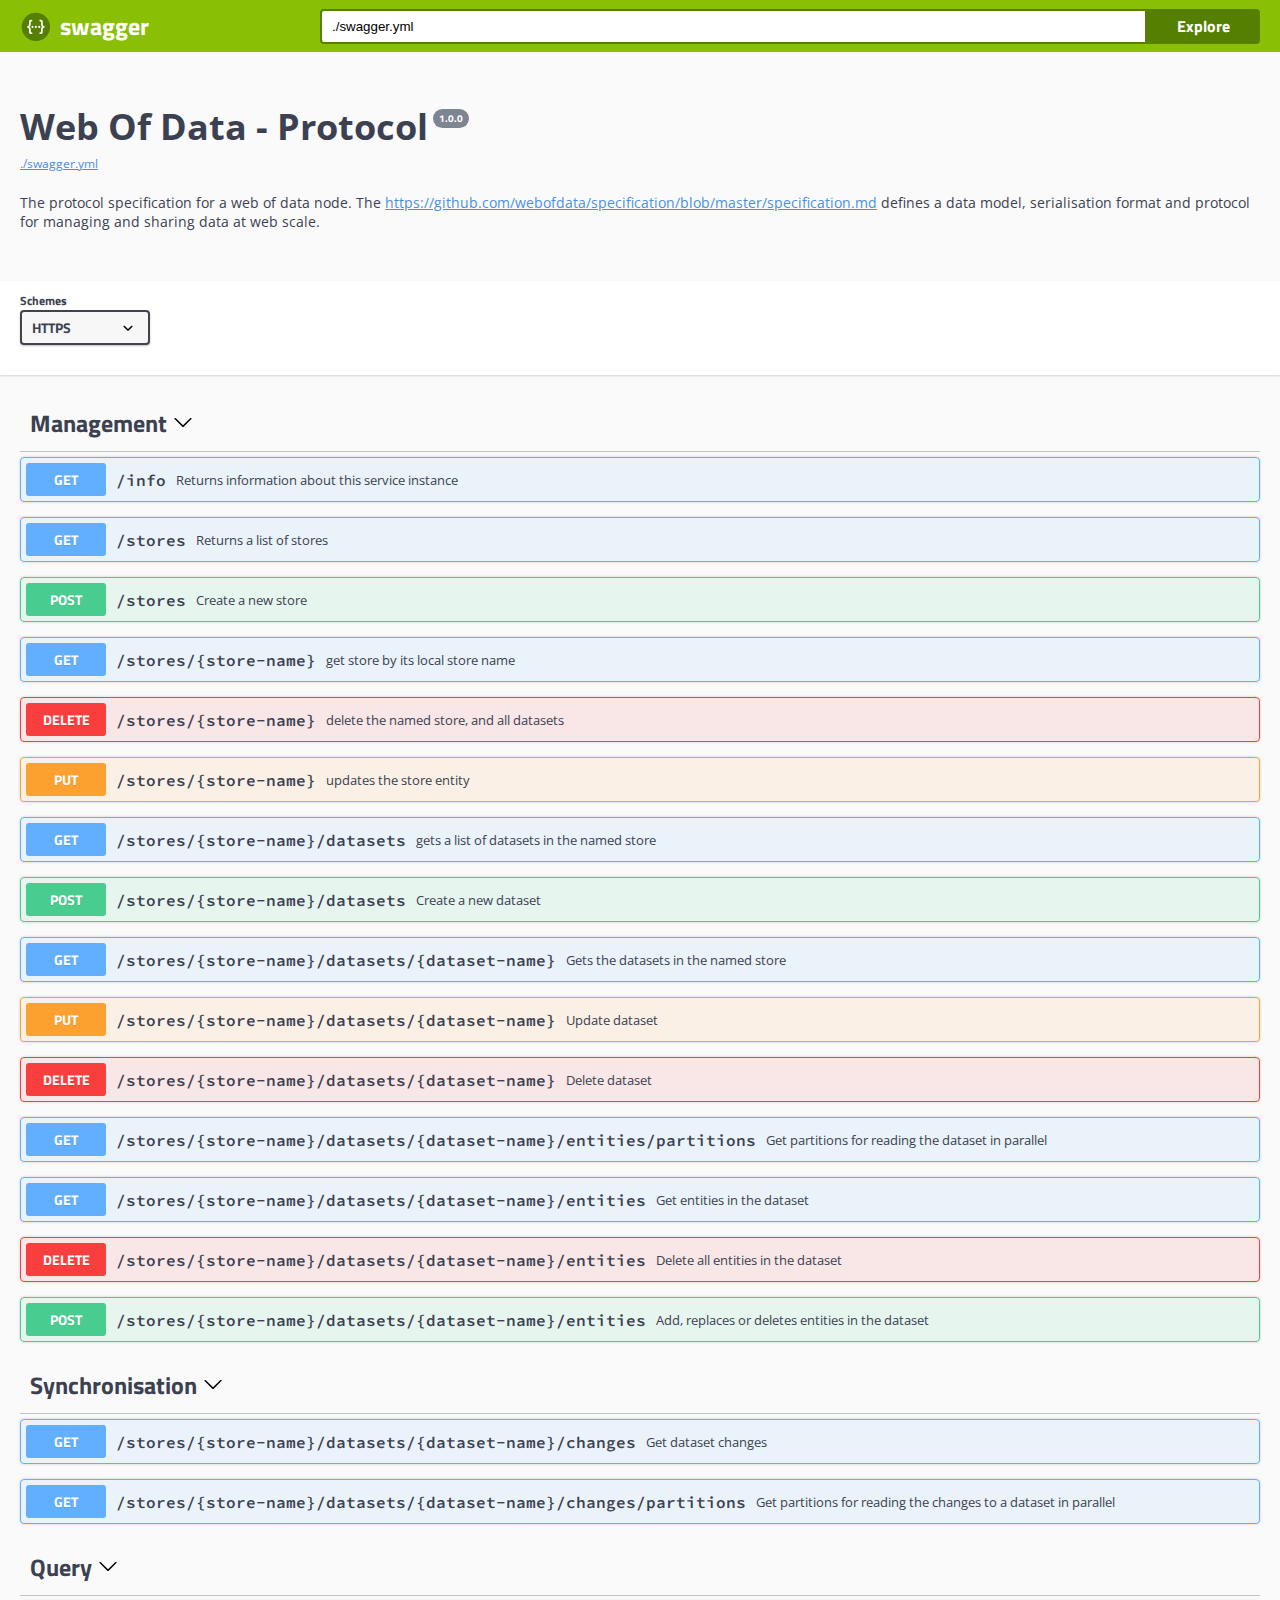
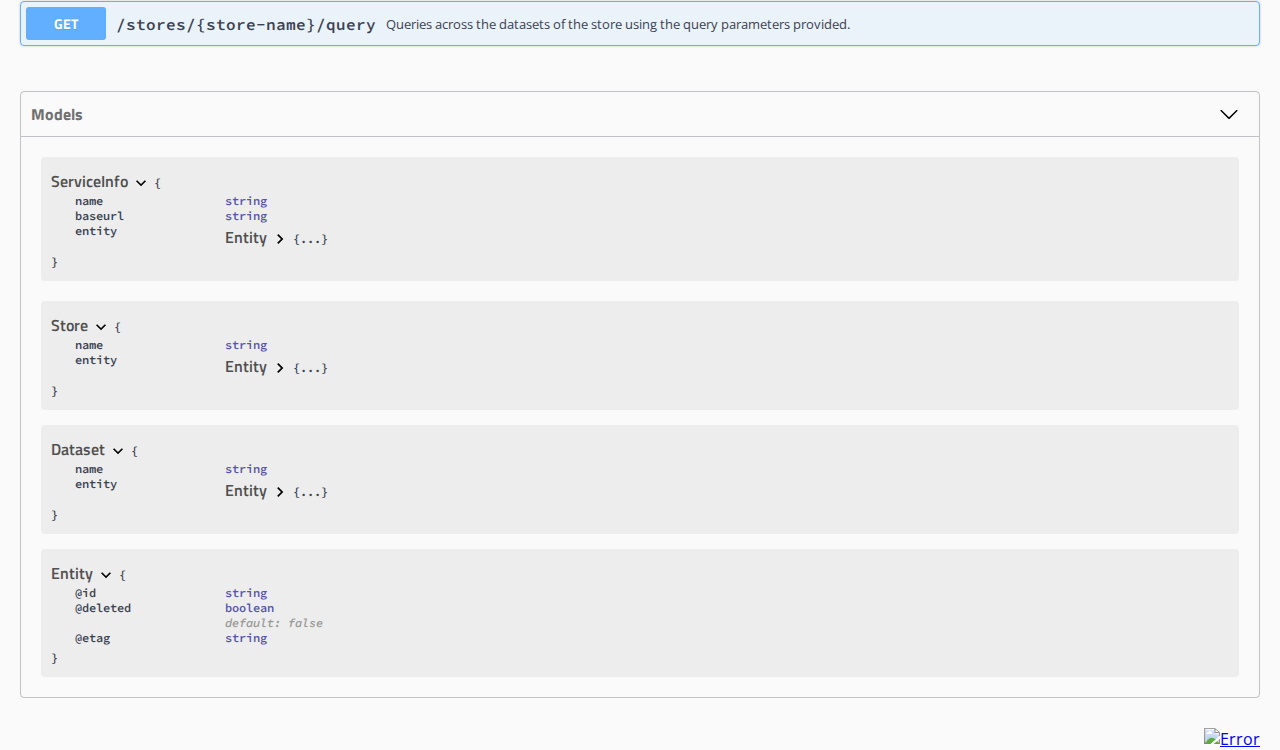
<file: swagger/index.html>
<!-- HTML for static distribution bundle build -->
<!DOCTYPE html>
<html lang="en">
<head>
  <meta charset="UTF-8">
  <title>Swagger UI</title>
  <link href="https://fonts.googleapis.com/css?family=Open+Sans:400,700|Source+Code+Pro:300,600|Titillium+Web:400,600,700" rel="stylesheet">
  <link rel="stylesheet" type="text/css" href="./swagger-ui.css" >
  <link rel="icon" type="image/png" href="./favicon-32x32.png" sizes="32x32" />
  <link rel="icon" type="image/png" href="./favicon-16x16.png" sizes="16x16" />
  <style>
    html
    {
      box-sizing: border-box;
      overflow: -moz-scrollbars-vertical;
      overflow-y: scroll;
    }
    *,
    *:before,
    *:after
    {
      box-sizing: inherit;
    }

    body {
      margin:0;
      background: #fafafa;
    }
  </style>
</head>

<body>

<svg xmlns="http://www.w3.org/2000/svg" xmlns:xlink="http://www.w3.org/1999/xlink" style="position:absolute;width:0;height:0">
  <defs>
    <symbol viewBox="0 0 20 20" id="unlocked">
          <path d="M15.8 8H14V5.6C14 2.703 12.665 1 10 1 7.334 1 6 2.703 6 5.6V6h2v-.801C8 3.754 8.797 3 10 3c1.203 0 2 .754 2 2.199V8H4c-.553 0-1 .646-1 1.199V17c0 .549.428 1.139.951 1.307l1.197.387C5.672 18.861 6.55 19 7.1 19h5.8c.549 0 1.428-.139 1.951-.307l1.196-.387c.524-.167.953-.757.953-1.306V9.199C17 8.646 16.352 8 15.8 8z"></path>
    </symbol>

    <symbol viewBox="0 0 20 20" id="locked">
      <path d="M15.8 8H14V5.6C14 2.703 12.665 1 10 1 7.334 1 6 2.703 6 5.6V8H4c-.553 0-1 .646-1 1.199V17c0 .549.428 1.139.951 1.307l1.197.387C5.672 18.861 6.55 19 7.1 19h5.8c.549 0 1.428-.139 1.951-.307l1.196-.387c.524-.167.953-.757.953-1.306V9.199C17 8.646 16.352 8 15.8 8zM12 8H8V5.199C8 3.754 8.797 3 10 3c1.203 0 2 .754 2 2.199V8z"/>
    </symbol>

    <symbol viewBox="0 0 20 20" id="close">
      <path d="M14.348 14.849c-.469.469-1.229.469-1.697 0L10 11.819l-2.651 3.029c-.469.469-1.229.469-1.697 0-.469-.469-.469-1.229 0-1.697l2.758-3.15-2.759-3.152c-.469-.469-.469-1.228 0-1.697.469-.469 1.228-.469 1.697 0L10 8.183l2.651-3.031c.469-.469 1.228-.469 1.697 0 .469.469.469 1.229 0 1.697l-2.758 3.152 2.758 3.15c.469.469.469 1.229 0 1.698z"/>
    </symbol>

    <symbol viewBox="0 0 20 20" id="large-arrow">
      <path d="M13.25 10L6.109 2.58c-.268-.27-.268-.707 0-.979.268-.27.701-.27.969 0l7.83 7.908c.268.271.268.709 0 .979l-7.83 7.908c-.268.271-.701.27-.969 0-.268-.269-.268-.707 0-.979L13.25 10z"/>
    </symbol>

    <symbol viewBox="0 0 20 20" id="large-arrow-down">
      <path d="M17.418 6.109c.272-.268.709-.268.979 0s.271.701 0 .969l-7.908 7.83c-.27.268-.707.268-.979 0l-7.908-7.83c-.27-.268-.27-.701 0-.969.271-.268.709-.268.979 0L10 13.25l7.418-7.141z"/>
    </symbol>


    <symbol viewBox="0 0 24 24" id="jump-to">
      <path d="M19 7v4H5.83l3.58-3.59L8 6l-6 6 6 6 1.41-1.41L5.83 13H21V7z"/>
    </symbol>

    <symbol viewBox="0 0 24 24" id="expand">
      <path d="M10 18h4v-2h-4v2zM3 6v2h18V6H3zm3 7h12v-2H6v2z"/>
    </symbol>

  </defs>
</svg>

<div id="swagger-ui"></div>

<script src="./swagger-ui-bundle.js"> </script>
<script src="./swagger-ui-standalone-preset.js"> </script>
<script>
window.onload = function() {
  
  // Build a system
  const ui = SwaggerUIBundle({
    url: "./swagger.yml",
    dom_id: '#swagger-ui',
    deepLinking: true,
    presets: [
      SwaggerUIBundle.presets.apis,
      SwaggerUIStandalonePreset
    ],
    plugins: [
      SwaggerUIBundle.plugins.DownloadUrl
    ],
    layout: "StandaloneLayout"
  })

  window.ui = ui
}
</script>
</body>

</html>
</file>
<file: swagger/swagger-ui.css>
.swagger-ui{font-family:Open Sans,sans-serif;color:#3b4151}.swagger-ui .wrapper{width:100%;max-width:1460px;margin:0 auto;padding:0 20px;-webkit-box-sizing:border-box;box-sizing:border-box}.swagger-ui .opblock-tag-section{display:-webkit-box;display:-ms-flexbox;display:flex;-webkit-box-orient:vertical;-webkit-box-direction:normal;-ms-flex-direction:column;flex-direction:column}.swagger-ui .opblock-tag{display:-webkit-box;display:-ms-flexbox;display:flex;-webkit-box-align:center;-ms-flex-align:center;align-items:center;padding:10px 20px 10px 10px;cursor:pointer;-webkit-transition:all .2s;transition:all .2s;border-bottom:1px solid rgba(59,65,81,.3)}.swagger-ui .opblock-tag:hover{background:rgba(0,0,0,.02)}.swagger-ui .opblock-tag{font-size:24px;margin:0 0 5px;font-family:Titillium Web,sans-serif;color:#3b4151}.swagger-ui .opblock-tag.no-desc span{-webkit-box-flex:1;-ms-flex:1;flex:1}.swagger-ui .opblock-tag svg{-webkit-transition:all .4s;transition:all .4s}.swagger-ui .opblock-tag small{font-size:14px;font-weight:400;-webkit-box-flex:1;-ms-flex:1;flex:1;padding:0 10px;font-family:Open Sans,sans-serif;color:#3b4151}.swagger-ui .parameter__type{font-size:12px;padding:5px 0;font-family:Source Code Pro,monospace;font-weight:600;color:#3b4151}.swagger-ui .view-line-link{position:relative;top:3px;width:20px;margin:0 5px;cursor:pointer;-webkit-transition:all .5s;transition:all .5s}.swagger-ui .opblock{margin:0 0 15px;border:1px solid #000;border-radius:4px;-webkit-box-shadow:0 0 3px rgba(0,0,0,.19);box-shadow:0 0 3px rgba(0,0,0,.19)}.swagger-ui .opblock .tab-header{display:-webkit-box;display:-ms-flexbox;display:flex;-webkit-box-flex:1;-ms-flex:1;flex:1}.swagger-ui .opblock .tab-header .tab-item{padding:0 40px;cursor:pointer}.swagger-ui .opblock .tab-header .tab-item:first-of-type{padding:0 40px 0 0}.swagger-ui .opblock .tab-header .tab-item.active h4 span{position:relative}.swagger-ui .opblock .tab-header .tab-item.active h4 span:after{position:absolute;bottom:-15px;left:50%;width:120%;height:4px;content:"";-webkit-transform:translateX(-50%);transform:translateX(-50%);background:gray}.swagger-ui .opblock.is-open .opblock-summary{border-bottom:1px solid #000}.swagger-ui .opblock .opblock-section-header{padding:8px 20px;min-height:50px;background:hsla(0,0%,100%,.8);-webkit-box-shadow:0 1px 2px rgba(0,0,0,.1);box-shadow:0 1px 2px rgba(0,0,0,.1)}.swagger-ui .opblock .opblock-section-header,.swagger-ui .opblock .opblock-section-header label{display:-webkit-box;display:-ms-flexbox;display:flex;-webkit-box-align:center;-ms-flex-align:center;align-items:center}.swagger-ui .opblock .opblock-section-header label{font-size:12px;font-weight:700;margin:0;margin-left:auto;font-family:Titillium Web,sans-serif;color:#3b4151}.swagger-ui .opblock .opblock-section-header label span{padding:0 10px 0 0}.swagger-ui .opblock .opblock-section-header h4{font-size:14px;-webkit-box-flex:1;-ms-flex:1;flex:1;margin:0;font-family:Titillium Web,sans-serif;color:#3b4151}.swagger-ui .opblock .opblock-summary-method{font-size:14px;font-weight:700;min-width:80px;padding:6px 15px;text-align:center;border-radius:3px;background:#000;text-shadow:0 1px 0 rgba(0,0,0,.1);font-family:Titillium Web,sans-serif;color:#fff}.swagger-ui .opblock .opblock-summary-operation-id,.swagger-ui .opblock .opblock-summary-path,.swagger-ui .opblock .opblock-summary-path__deprecated{font-size:16px;display:-webkit-box;display:-ms-flexbox;display:flex;-webkit-box-flex:0;-ms-flex:0 3 auto;flex:0 3 auto;-webkit-box-align:center;-ms-flex-align:center;align-items:center;word-break:break-all;padding:0 10px;font-family:Source Code Pro,monospace;font-weight:600;color:#3b4151}@media (max-width:768px){.swagger-ui .opblock .opblock-summary-operation-id,.swagger-ui .opblock .opblock-summary-path,.swagger-ui .opblock .opblock-summary-path__deprecated{font-size:12px}}.swagger-ui .opblock .opblock-summary-operation-id .view-line-link,.swagger-ui .opblock .opblock-summary-path .view-line-link,.swagger-ui .opblock .opblock-summary-path__deprecated .view-line-link{position:relative;top:2px;width:0;margin:0;cursor:pointer;-webkit-transition:all .5s;transition:all .5s}.swagger-ui .opblock .opblock-summary-operation-id:hover .view-line-link,.swagger-ui .opblock .opblock-summary-path:hover .view-line-link,.swagger-ui .opblock .opblock-summary-path__deprecated:hover .view-line-link{width:18px;margin:0 5px}.swagger-ui .opblock .opblock-summary-path__deprecated{text-decoration:line-through}.swagger-ui .opblock .opblock-summary-operation-id{font-size:14px}.swagger-ui .opblock .opblock-summary-description{font-size:13px;-webkit-box-flex:1;-ms-flex:1;flex:1;font-family:Open Sans,sans-serif;color:#3b4151}.swagger-ui .opblock .opblock-summary{display:-webkit-box;display:-ms-flexbox;display:flex;-webkit-box-align:center;-ms-flex-align:center;align-items:center;padding:5px;cursor:pointer}.swagger-ui .opblock.opblock-post{border-color:#49cc90;background:rgba(73,204,144,.1)}.swagger-ui .opblock.opblock-post .opblock-summary-method{background:#49cc90}.swagger-ui .opblock.opblock-post .opblock-summary{border-color:#49cc90}.swagger-ui .opblock.opblock-post .tab-header .tab-item.active h4 span:after{background:#49cc90}.swagger-ui .opblock.opblock-put{border-color:#fca130;background:rgba(252,161,48,.1)}.swagger-ui .opblock.opblock-put .opblock-summary-method{background:#fca130}.swagger-ui .opblock.opblock-put .opblock-summary{border-color:#fca130}.swagger-ui .opblock.opblock-put .tab-header .tab-item.active h4 span:after{background:#fca130}.swagger-ui .opblock.opblock-delete{border-color:#f93e3e;background:rgba(249,62,62,.1)}.swagger-ui .opblock.opblock-delete .opblock-summary-method{background:#f93e3e}.swagger-ui .opblock.opblock-delete .opblock-summary{border-color:#f93e3e}.swagger-ui .opblock.opblock-delete .tab-header .tab-item.active h4 span:after{background:#f93e3e}.swagger-ui .opblock.opblock-get{border-color:#61affe;background:rgba(97,175,254,.1)}.swagger-ui .opblock.opblock-get .opblock-summary-method{background:#61affe}.swagger-ui .opblock.opblock-get .opblock-summary{border-color:#61affe}.swagger-ui .opblock.opblock-get .tab-header .tab-item.active h4 span:after{background:#61affe}.swagger-ui .opblock.opblock-patch{border-color:#50e3c2;background:rgba(80,227,194,.1)}.swagger-ui .opblock.opblock-patch .opblock-summary-method{background:#50e3c2}.swagger-ui .opblock.opblock-patch .opblock-summary{border-color:#50e3c2}.swagger-ui .opblock.opblock-patch .tab-header .tab-item.active h4 span:after{background:#50e3c2}.swagger-ui .opblock.opblock-head{border-color:#9012fe;background:rgba(144,18,254,.1)}.swagger-ui .opblock.opblock-head .opblock-summary-method{background:#9012fe}.swagger-ui .opblock.opblock-head .opblock-summary{border-color:#9012fe}.swagger-ui .opblock.opblock-head .tab-header .tab-item.active h4 span:after{background:#9012fe}.swagger-ui .opblock.opblock-options{border-color:#0d5aa7;background:rgba(13,90,167,.1)}.swagger-ui .opblock.opblock-options .opblock-summary-method{background:#0d5aa7}.swagger-ui .opblock.opblock-options .opblock-summary{border-color:#0d5aa7}.swagger-ui .opblock.opblock-options .tab-header .tab-item.active h4 span:after{background:#0d5aa7}.swagger-ui .opblock.opblock-deprecated{opacity:.6;border-color:#ebebeb;background:hsla(0,0%,92%,.1)}.swagger-ui .opblock.opblock-deprecated .opblock-summary-method{background:#ebebeb}.swagger-ui .opblock.opblock-deprecated .opblock-summary{border-color:#ebebeb}.swagger-ui .opblock.opblock-deprecated .tab-header .tab-item.active h4 span:after{background:#ebebeb}.swagger-ui .opblock .opblock-schemes{padding:8px 20px}.swagger-ui .opblock .opblock-schemes .schemes-title{padding:0 10px 0 0}.swagger-ui .filter .operation-filter-input{width:100%;margin:20px 0;padding:10px;border:2px solid #d8dde7}.swagger-ui .tab{display:-webkit-box;display:-ms-flexbox;display:flex;margin:20px 0 10px;padding:0;list-style:none}.swagger-ui .tab li{font-size:12px;min-width:100px;min-width:90px;padding:0;cursor:pointer;font-family:Titillium Web,sans-serif;color:#3b4151}.swagger-ui .tab li:first-of-type{position:relative;padding-left:0}.swagger-ui .tab li:first-of-type:after{position:absolute;top:0;right:6px;width:1px;height:100%;content:"";background:rgba(0,0,0,.2)}.swagger-ui .tab li.active{font-weight:700}.swagger-ui .opblock-description-wrapper,.swagger-ui .opblock-external-docs-wrapper,.swagger-ui .opblock-title_normal{font-size:12px;margin:0 0 5px;padding:15px 20px;font-family:Open Sans,sans-serif;color:#3b4151}.swagger-ui .opblock-description-wrapper h4,.swagger-ui .opblock-external-docs-wrapper h4,.swagger-ui .opblock-title_normal h4{font-size:12px;margin:0 0 5px;font-family:Open Sans,sans-serif;color:#3b4151}.swagger-ui .opblock-description-wrapper p,.swagger-ui .opblock-external-docs-wrapper p,.swagger-ui .opblock-title_normal p{font-size:14px;margin:0;font-family:Open Sans,sans-serif;color:#3b4151}.swagger-ui .opblock-external-docs-wrapper h4{padding-left:0}.swagger-ui .execute-wrapper{padding:20px;text-align:right}.swagger-ui .execute-wrapper .btn{width:100%;padding:8px 40px}.swagger-ui .body-param-options{display:-webkit-box;display:-ms-flexbox;display:flex;-webkit-box-orient:vertical;-webkit-box-direction:normal;-ms-flex-direction:column;flex-direction:column}.swagger-ui .body-param-options .body-param-edit{padding:10px 0}.swagger-ui .body-param-options label{padding:8px 0}.swagger-ui .body-param-options label select{margin:3px 0 0}.swagger-ui .responses-inner{padding:20px}.swagger-ui .responses-inner h4,.swagger-ui .responses-inner h5{font-size:12px;margin:10px 0 5px;font-family:Open Sans,sans-serif;color:#3b4151}.swagger-ui .response-col_status{font-size:14px;font-family:Open Sans,sans-serif;color:#3b4151}.swagger-ui .response-col_status .response-undocumented{font-size:11px;font-family:Source Code Pro,monospace;font-weight:600;color:#909090}.swagger-ui .response-col_links{padding-left:2em;max-width:40em;font-size:14px;font-family:Open Sans,sans-serif;color:#3b4151}.swagger-ui .response-col_links .response-undocumented{font-size:11px;font-family:Source Code Pro,monospace;font-weight:600;color:#909090}.swagger-ui .response-col_description__inner div.markdown,.swagger-ui .response-col_description__inner div.renderedMarkdown{font-size:12px;font-style:italic;display:block;margin:0;padding:10px;border-radius:4px;background:#41444e;font-family:Source Code Pro,monospace;font-weight:600;color:#fff}.swagger-ui .response-col_description__inner div.markdown p,.swagger-ui .response-col_description__inner div.renderedMarkdown p{margin:0;font-family:Source Code Pro,monospace;font-weight:600;color:#fff}.swagger-ui .response-col_description__inner div.markdown a,.swagger-ui .response-col_description__inner div.renderedMarkdown a{font-family:Source Code Pro,monospace;font-weight:600;color:#89bf04;text-decoration:underline}.swagger-ui .response-col_description__inner div.markdown a:hover,.swagger-ui .response-col_description__inner div.renderedMarkdown a:hover{color:#81b10c}.swagger-ui .response-col_description__inner div.markdown th,.swagger-ui .response-col_description__inner div.renderedMarkdown th{font-family:Source Code Pro,monospace;font-weight:600;color:#fff;border-bottom:1px solid #fff}.swagger-ui .opblock-body pre{font-size:12px;margin:0;padding:10px;white-space:pre-wrap;word-wrap:break-word;word-break:break-all;word-break:break-word;-webkit-hyphens:auto;-ms-hyphens:auto;hyphens:auto;border-radius:4px;background:#41444e;overflow-wrap:break-word;font-family:Source Code Pro,monospace;font-weight:600;color:#fff}.swagger-ui .opblock-body pre span{color:#fff!important}.swagger-ui .opblock-body pre .headerline{display:block}.swagger-ui .scheme-container{margin:0 0 20px;padding:30px 0;background:#fff;-webkit-box-shadow:0 1px 2px 0 rgba(0,0,0,.15);box-shadow:0 1px 2px 0 rgba(0,0,0,.15)}.swagger-ui .scheme-container .schemes{display:-webkit-box;display:-ms-flexbox;display:flex;-webkit-box-align:center;-ms-flex-align:center;align-items:center}.swagger-ui .scheme-container .schemes>label{font-size:12px;font-weight:700;display:-webkit-box;display:-ms-flexbox;display:flex;-webkit-box-orient:vertical;-webkit-box-direction:normal;-ms-flex-direction:column;flex-direction:column;margin:-20px 15px 0 0;font-family:Titillium Web,sans-serif;color:#3b4151}.swagger-ui .scheme-container .schemes>label select{min-width:130px;text-transform:uppercase}.swagger-ui .loading-container{padding:40px 0 60px;margin-top:1em;min-height:1px;display:-webkit-box;display:-ms-flexbox;display:flex;-webkit-box-pack:center;-ms-flex-pack:center;justify-content:center;-webkit-box-align:center;-ms-flex-align:center;align-items:center;-webkit-box-orient:vertical;-webkit-box-direction:normal;-ms-flex-direction:column;flex-direction:column}.swagger-ui .loading-container .loading{position:relative}.swagger-ui .loading-container .loading:after{font-size:10px;font-weight:700;position:absolute;top:50%;left:50%;content:"loading";-webkit-transform:translate(-50%,-50%);transform:translate(-50%,-50%);text-transform:uppercase;font-family:Titillium Web,sans-serif;color:#3b4151}.swagger-ui .loading-container .loading:before{position:absolute;top:50%;left:50%;display:block;width:60px;height:60px;margin:-30px;content:"";-webkit-animation:rotation 1s infinite linear,opacity .5s;animation:rotation 1s infinite linear,opacity .5s;opacity:1;border:2px solid rgba(85,85,85,.1);border-top-color:rgba(0,0,0,.6);border-radius:100%;-webkit-backface-visibility:hidden;backface-visibility:hidden}@-webkit-keyframes rotation{to{-webkit-transform:rotate(1turn);transform:rotate(1turn)}}@keyframes rotation{to{-webkit-transform:rotate(1turn);transform:rotate(1turn)}}.swagger-ui .response-content-type{padding-top:1em}.swagger-ui .response-content-type.controls-accept-header select{border-color:green}.swagger-ui .response-content-type.controls-accept-header small{color:green;font-size:.7em}@-webkit-keyframes blinker{50%{opacity:0}}@keyframes blinker{50%{opacity:0}}.swagger-ui section h3{font-family:Titillium Web,sans-serif;color:#3b4151}.swagger-ui a.nostyle{display:inline}.swagger-ui a.nostyle,.swagger-ui a.nostyle:visited{text-decoration:inherit;color:inherit;cursor:pointer}.swagger-ui .btn{font-size:14px;font-weight:700;padding:5px 23px;-webkit-transition:all .3s;transition:all .3s;border:2px solid gray;border-radius:4px;background:transparent;-webkit-box-shadow:0 1px 2px rgba(0,0,0,.1);box-shadow:0 1px 2px rgba(0,0,0,.1);font-family:Titillium Web,sans-serif;color:#3b4151}.swagger-ui .btn.btn-sm{font-size:12px;padding:4px 23px}.swagger-ui .btn[disabled]{cursor:not-allowed;opacity:.3}.swagger-ui .btn:hover{-webkit-box-shadow:0 0 5px rgba(0,0,0,.3);box-shadow:0 0 5px rgba(0,0,0,.3)}.swagger-ui .btn.cancel{border-color:#ff6060;background-color:transparent;font-family:Titillium Web,sans-serif;color:#ff6060}.swagger-ui .btn.authorize{line-height:1;display:inline;color:#49cc90;border-color:#49cc90;background-color:transparent}.swagger-ui .btn.authorize span{float:left;padding:4px 20px 0 0}.swagger-ui .btn.authorize svg{fill:#49cc90}.swagger-ui .btn.execute{-webkit-animation:swagger-ui-pulse 2s infinite;animation:swagger-ui-pulse 2s infinite;will-change:transform;background-color:transparent;color:#fff;border-color:#4990e2}@-webkit-keyframes swagger-ui-pulse{0%{color:#fff;background:#4990e2;-webkit-box-shadow:0 0 0 0 rgba(73,144,226,.8);box-shadow:0 0 0 0 rgba(73,144,226,.8)}70%{-webkit-box-shadow:0 0 0 5px rgba(73,144,226,0);box-shadow:0 0 0 5px rgba(73,144,226,0)}to{color:#fff;background:#4990e2;-webkit-box-shadow:0 0 0 0 rgba(73,144,226,0);box-shadow:0 0 0 0 rgba(73,144,226,0)}}@keyframes swagger-ui-pulse{0%{color:#fff;background:#4990e2;-webkit-box-shadow:0 0 0 0 rgba(73,144,226,.8);box-shadow:0 0 0 0 rgba(73,144,226,.8)}70%{-webkit-box-shadow:0 0 0 5px rgba(73,144,226,0);box-shadow:0 0 0 5px rgba(73,144,226,0)}to{color:#fff;background:#4990e2;-webkit-box-shadow:0 0 0 0 rgba(73,144,226,0);box-shadow:0 0 0 0 rgba(73,144,226,0)}}.swagger-ui .btn-group{display:-webkit-box;display:-ms-flexbox;display:flex;padding:30px}.swagger-ui .btn-group .btn{-webkit-box-flex:1;-ms-flex:1;flex:1}.swagger-ui .btn-group .btn:first-child{border-radius:4px 0 0 4px}.swagger-ui .btn-group .btn:last-child{border-radius:0 4px 4px 0}.swagger-ui .authorization__btn{padding:0 10px;border:none;background:none}.swagger-ui .authorization__btn.locked{opacity:1}.swagger-ui .authorization__btn.unlocked{opacity:.4}.swagger-ui .expand-methods,.swagger-ui .expand-operation{border:none;background:none}.swagger-ui .expand-methods svg,.swagger-ui .expand-operation svg{width:20px;height:20px}.swagger-ui .expand-methods{padding:0 10px}.swagger-ui .expand-methods:hover svg{fill:#404040}.swagger-ui .expand-methods svg{-webkit-transition:all .3s;transition:all .3s;fill:#707070}.swagger-ui button{cursor:pointer;outline:none}.swagger-ui button.invalid{-webkit-animation:shake .4s 1;animation:shake .4s 1;border-color:#f93e3e;background:#feebeb}.swagger-ui select{font-size:14px;font-weight:700;padding:5px 40px 5px 10px;border:2px solid #41444e;border-radius:4px;background:#f7f7f7 url([data-uri]) right 10px center no-repeat;background-size:20px;-webkit-box-shadow:0 1px 2px 0 rgba(0,0,0,.25);box-shadow:0 1px 2px 0 rgba(0,0,0,.25);font-family:Titillium Web,sans-serif;color:#3b4151;-webkit-appearance:none;-moz-appearance:none;appearance:none}.swagger-ui select[multiple]{margin:5px 0;padding:5px;background:#f7f7f7}.swagger-ui select.invalid{-webkit-animation:shake .4s 1;animation:shake .4s 1;border-color:#f93e3e;background:#feebeb}.swagger-ui .opblock-body select{min-width:230px}@media (max-width:768px){.swagger-ui .opblock-body select{min-width:180px}}.swagger-ui label{font-size:12px;font-weight:700;margin:0 0 5px;font-family:Titillium Web,sans-serif;color:#3b4151}.swagger-ui input[type=email],.swagger-ui input[type=file],.swagger-ui input[type=password],.swagger-ui input[type=search],.swagger-ui input[type=text]{min-width:100px;margin:5px 0;padding:8px 10px;border:1px solid #d9d9d9;border-radius:4px;background:#fff}@media (max-width:768px){.swagger-ui input[type=email],.swagger-ui input[type=file],.swagger-ui input[type=password],.swagger-ui input[type=search],.swagger-ui input[type=text]{max-width:175px}}.swagger-ui input[type=email].invalid,.swagger-ui input[type=file].invalid,.swagger-ui input[type=password].invalid,.swagger-ui input[type=search].invalid,.swagger-ui input[type=text].invalid{-webkit-animation:shake .4s 1;animation:shake .4s 1;border-color:#f93e3e;background:#feebeb}@-webkit-keyframes shake{10%,90%{-webkit-transform:translate3d(-1px,0,0);transform:translate3d(-1px,0,0)}20%,80%{-webkit-transform:translate3d(2px,0,0);transform:translate3d(2px,0,0)}30%,50%,70%{-webkit-transform:translate3d(-4px,0,0);transform:translate3d(-4px,0,0)}40%,60%{-webkit-transform:translate3d(4px,0,0);transform:translate3d(4px,0,0)}}@keyframes shake{10%,90%{-webkit-transform:translate3d(-1px,0,0);transform:translate3d(-1px,0,0)}20%,80%{-webkit-transform:translate3d(2px,0,0);transform:translate3d(2px,0,0)}30%,50%,70%{-webkit-transform:translate3d(-4px,0,0);transform:translate3d(-4px,0,0)}40%,60%{-webkit-transform:translate3d(4px,0,0);transform:translate3d(4px,0,0)}}.swagger-ui textarea{font-size:12px;width:100%;min-height:280px;padding:10px;border:none;border-radius:4px;outline:none;background:hsla(0,0%,100%,.8);font-family:Source Code Pro,monospace;font-weight:600;color:#3b4151}.swagger-ui textarea:focus{border:2px solid #61affe}.swagger-ui textarea.curl{font-size:12px;min-height:100px;margin:0;padding:10px;resize:none;border-radius:4px;background:#41444e;font-family:Source Code Pro,monospace;font-weight:600;color:#fff}.swagger-ui .checkbox{padding:5px 0 10px;-webkit-transition:opacity .5s;transition:opacity .5s;color:#303030}.swagger-ui .checkbox label{display:-webkit-box;display:-ms-flexbox;display:flex}.swagger-ui .checkbox p{font-weight:400!important;font-style:italic;margin:0!important;font-family:Source Code Pro,monospace;font-weight:600;color:#3b4151}.swagger-ui .checkbox input[type=checkbox]{display:none}.swagger-ui .checkbox input[type=checkbox]+label>.item{position:relative;top:3px;display:inline-block;width:16px;height:16px;margin:0 8px 0 0;padding:5px;cursor:pointer;border-radius:1px;background:#e8e8e8;-webkit-box-shadow:0 0 0 2px #e8e8e8;box-shadow:0 0 0 2px #e8e8e8;-webkit-box-flex:0;-ms-flex:none;flex:none}.swagger-ui .checkbox input[type=checkbox]+label>.item:active{-webkit-transform:scale(.9);transform:scale(.9)}.swagger-ui .checkbox input[type=checkbox]:checked+label>.item{background:#e8e8e8 url("data:image/svg+xml;charset=utf-8,%3Csvg width='10' height='8' viewBox='3 7 10 8' xmlns='http://www.w3.org/2000/svg'%3E%3Cpath fill='%2341474E' fill-rule='evenodd' d='M6.333 15L3 11.667l1.333-1.334 2 2L11.667 7 13 8.333z'/%3E%3C/svg%3E") 50% no-repeat}.swagger-ui .dialog-ux{position:fixed;z-index:9999;top:0;right:0;bottom:0;left:0}.swagger-ui .dialog-ux .backdrop-ux{position:fixed;top:0;right:0;bottom:0;left:0;background:rgba(0,0,0,.8)}.swagger-ui .dialog-ux .modal-ux{position:absolute;z-index:9999;top:50%;left:50%;width:100%;min-width:300px;max-width:650px;-webkit-transform:translate(-50%,-50%);transform:translate(-50%,-50%);border:1px solid #ebebeb;border-radius:4px;background:#fff;-webkit-box-shadow:0 10px 30px 0 rgba(0,0,0,.2);box-shadow:0 10px 30px 0 rgba(0,0,0,.2)}.swagger-ui .dialog-ux .modal-ux-content{overflow-y:auto;max-height:540px;padding:20px}.swagger-ui .dialog-ux .modal-ux-content p{font-size:12px;margin:0 0 5px;color:#41444e;font-family:Open Sans,sans-serif;color:#3b4151}.swagger-ui .dialog-ux .modal-ux-content h4{font-size:18px;font-weight:600;margin:15px 0 0;font-family:Titillium Web,sans-serif;color:#3b4151}.swagger-ui .dialog-ux .modal-ux-header{display:-webkit-box;display:-ms-flexbox;display:flex;padding:12px 0;border-bottom:1px solid #ebebeb;-webkit-box-align:center;-ms-flex-align:center;align-items:center}.swagger-ui .dialog-ux .modal-ux-header .close-modal{padding:0 10px;border:none;background:none;-webkit-appearance:none;-moz-appearance:none;appearance:none}.swagger-ui .dialog-ux .modal-ux-header h3{font-size:20px;font-weight:600;margin:0;padding:0 20px;-webkit-box-flex:1;-ms-flex:1;flex:1;font-family:Titillium Web,sans-serif;color:#3b4151}.swagger-ui .model{font-size:12px;font-weight:300;font-family:Source Code Pro,monospace;font-weight:600;color:#3b4151}.swagger-ui .model .deprecated span,.swagger-ui .model .deprecated td{color:#a0a0a0!important}.swagger-ui .model .deprecated>td:first-of-type{text-decoration:line-through}.swagger-ui .model-toggle{font-size:10px;position:relative;top:6px;display:inline-block;margin:auto .3em;cursor:pointer;-webkit-transition:-webkit-transform .15s ease-in;transition:-webkit-transform .15s ease-in;transition:transform .15s ease-in;transition:transform .15s ease-in,-webkit-transform .15s ease-in;-webkit-transform:rotate(90deg);transform:rotate(90deg);-webkit-transform-origin:50% 50%;transform-origin:50% 50%}.swagger-ui .model-toggle.collapsed{-webkit-transform:rotate(0deg);transform:rotate(0deg)}.swagger-ui .model-toggle:after{display:block;width:20px;height:20px;content:"";background:url("data:image/svg+xml;charset=utf-8,%3Csvg xmlns='http://www.w3.org/2000/svg' width='24' height='24' viewBox='0 0 24 24'%3E%3Cpath d='M10 6L8.59 7.41 13.17 12l-4.58 4.59L10 18l6-6z'/%3E%3C/svg%3E") 50% no-repeat;background-size:100%}.swagger-ui .model-jump-to-path{position:relative;cursor:pointer}.swagger-ui .model-jump-to-path .view-line-link{position:absolute;top:-.4em;cursor:pointer}.swagger-ui .model-title{position:relative}.swagger-ui .model-title:hover .model-hint{visibility:visible}.swagger-ui .model-hint{position:absolute;top:-1.8em;visibility:hidden;padding:.1em .5em;white-space:nowrap;color:#ebebeb;border-radius:4px;background:rgba(0,0,0,.7)}.swagger-ui .model p{margin:0 0 1em}.swagger-ui section.models{margin:30px 0;border:1px solid rgba(59,65,81,.3);border-radius:4px}.swagger-ui section.models.is-open{padding:0 0 20px}.swagger-ui section.models.is-open h4{margin:0 0 5px;border-bottom:1px solid rgba(59,65,81,.3)}.swagger-ui section.models h4{font-size:16px;display:-webkit-box;display:-ms-flexbox;display:flex;-webkit-box-align:center;-ms-flex-align:center;align-items:center;margin:0;padding:10px 20px 10px 10px;cursor:pointer;-webkit-transition:all .2s;transition:all .2s;font-family:Titillium Web,sans-serif;color:#707070}.swagger-ui section.models h4 svg{-webkit-transition:all .4s;transition:all .4s}.swagger-ui section.models h4 span{-webkit-box-flex:1;-ms-flex:1;flex:1}.swagger-ui section.models h4:hover{background:rgba(0,0,0,.02)}.swagger-ui section.models h5{font-size:16px;margin:0 0 10px;font-family:Titillium Web,sans-serif;color:#707070}.swagger-ui section.models .model-jump-to-path{position:relative;top:5px}.swagger-ui section.models .model-container{margin:0 20px 15px;-webkit-transition:all .5s;transition:all .5s;border-radius:4px;background:rgba(0,0,0,.05)}.swagger-ui section.models .model-container:hover{background:rgba(0,0,0,.07)}.swagger-ui section.models .model-container:first-of-type{margin:20px}.swagger-ui section.models .model-container:last-of-type{margin:0 20px}.swagger-ui section.models .model-box{background:none}.swagger-ui .model-box{padding:10px;border-radius:4px;background:rgba(0,0,0,.1)}.swagger-ui .model-box .model-jump-to-path{position:relative;top:4px}.swagger-ui .model-box.deprecated{opacity:.5}.swagger-ui .model-title{font-size:16px;font-family:Titillium Web,sans-serif;color:#505050}.swagger-ui .model-deprecated-warning{font-size:16px;font-weight:600;margin-right:1em;font-family:Titillium Web,sans-serif;color:#f93e3e}.swagger-ui span>span.model .brace-close{padding:0 0 0 10px}.swagger-ui .prop-name{display:inline-block;margin-right:1em}.swagger-ui .prop-type{color:#55a}.swagger-ui .prop-enum{display:block}.swagger-ui .prop-format{color:#909090}.swagger-ui .servers>label{font-size:12px;margin:-20px 15px 0 0;font-family:Titillium Web,sans-serif;color:#3b4151}.swagger-ui .servers>label select{min-width:130px;max-width:100%}.swagger-ui .servers h4.message{padding-bottom:2em}.swagger-ui .servers table tr{width:30em}.swagger-ui .servers table td{display:inline-block;max-width:15em;vertical-align:middle;padding-top:10px;padding-bottom:10px}.swagger-ui .servers table td:first-of-type{padding-right:2em}.swagger-ui .servers table td input{width:100%;height:100%}.swagger-ui .servers .computed-url{margin:2em 0}.swagger-ui .servers .computed-url code{display:inline-block;padding:4px;font-size:16px;margin:0 1em}.swagger-ui .global-server-container{margin:0 0 20px;padding:30px 0;background:#fff;-webkit-box-shadow:0 1px 2px 0 rgba(0,0,0,.15);box-shadow:0 1px 2px 0 rgba(0,0,0,.15)}.swagger-ui .global-server-container .servers-title{line-height:2em;font-weight:700}.swagger-ui .operation-servers h4.message{margin-bottom:2em}.swagger-ui table{width:100%;padding:0 10px;border-collapse:collapse}.swagger-ui table.model tbody tr td{padding:0;vertical-align:top}.swagger-ui table.model tbody tr td:first-of-type{width:174px;padding:0 0 0 2em}.swagger-ui table.headers td{font-size:12px;font-weight:300;vertical-align:middle;font-family:Source Code Pro,monospace;font-weight:600;color:#3b4151}.swagger-ui table tbody tr td{padding:10px 0 0;vertical-align:top}.swagger-ui table tbody tr td:first-of-type{max-width:20%;min-width:6em;padding:10px 0}.swagger-ui table thead tr td,.swagger-ui table thead tr th{font-size:12px;font-weight:700;padding:12px 0;text-align:left;border-bottom:1px solid rgba(59,65,81,.2);font-family:Open Sans,sans-serif;color:#3b4151}.swagger-ui .parameters-col_description input[type=text]{width:100%;max-width:340px}.swagger-ui .parameters-col_description select{border-width:1px}.swagger-ui .parameter__name{font-size:16px;font-weight:400;font-family:Titillium Web,sans-serif;color:#3b4151}.swagger-ui .parameter__name.required{font-weight:700}.swagger-ui .parameter__name.required:after{font-size:10px;position:relative;top:-6px;padding:5px;content:"required";color:rgba(255,0,0,.6)}.swagger-ui .parameter__extension,.swagger-ui .parameter__in{font-size:12px;font-style:italic;font-family:Source Code Pro,monospace;font-weight:600;color:gray}.swagger-ui .parameter__deprecated{font-size:12px;font-style:italic;font-family:Source Code Pro,monospace;font-weight:600;color:red}.swagger-ui .table-container{padding:20px}.swagger-ui .topbar{padding:8px 0;background-color:#89bf04}.swagger-ui .topbar .topbar-wrapper,.swagger-ui .topbar a{display:-webkit-box;display:-ms-flexbox;display:flex;-webkit-box-align:center;-ms-flex-align:center;align-items:center}.swagger-ui .topbar a{font-size:1.5em;font-weight:700;-webkit-box-flex:1;-ms-flex:1;flex:1;max-width:300px;text-decoration:none;font-family:Titillium Web,sans-serif;color:#fff}.swagger-ui .topbar a span{margin:0;padding:0 10px}.swagger-ui .topbar .download-url-wrapper{display:-webkit-box;display:-ms-flexbox;display:flex;-webkit-box-flex:3;-ms-flex:3;flex:3;-webkit-box-pack:end;-ms-flex-pack:end;justify-content:flex-end}.swagger-ui .topbar .download-url-wrapper input[type=text]{width:100%;margin:0;border:2px solid #547f00;border-radius:4px 0 0 4px;outline:none}.swagger-ui .topbar .download-url-wrapper .select-label{display:-webkit-box;display:-ms-flexbox;display:flex;-webkit-box-align:center;-ms-flex-align:center;align-items:center;width:100%;max-width:600px;margin:0}.swagger-ui .topbar .download-url-wrapper .select-label span{font-size:16px;-webkit-box-flex:1;-ms-flex:1;flex:1;padding:0 10px 0 0;text-align:right}.swagger-ui .topbar .download-url-wrapper .select-label select{-webkit-box-flex:2;-ms-flex:2;flex:2;width:100%;border:2px solid #547f00;outline:none;-webkit-box-shadow:none;box-shadow:none}.swagger-ui .topbar .download-url-wrapper .download-url-button{font-size:16px;font-weight:700;padding:4px 30px;border:none;border-radius:0 4px 4px 0;background:#547f00;font-family:Titillium Web,sans-serif;color:#fff}.swagger-ui .info{margin:50px 0}.swagger-ui .info hgroup.main{margin:0 0 20px}.swagger-ui .info hgroup.main a{font-size:12px}.swagger-ui .info li,.swagger-ui .info p,.swagger-ui .info table{font-size:14px;font-family:Open Sans,sans-serif;color:#3b4151}.swagger-ui .info h1,.swagger-ui .info h2,.swagger-ui .info h3,.swagger-ui .info h4,.swagger-ui .info h5{font-family:Open Sans,sans-serif;color:#3b4151}.swagger-ui .info code{padding:3px 5px;border-radius:4px;background:rgba(0,0,0,.05);font-family:Source Code Pro,monospace;font-weight:600;color:#9012fe}.swagger-ui .info a{font-size:14px;-webkit-transition:all .4s;transition:all .4s;font-family:Open Sans,sans-serif;color:#4990e2}.swagger-ui .info a:hover{color:#1f69c0}.swagger-ui .info>div{margin:0 0 5px}.swagger-ui .info .base-url{font-size:12px;font-weight:300!important;margin:0;font-family:Source Code Pro,monospace;font-weight:600;color:#3b4151}.swagger-ui .info .title{font-size:36px;margin:0;font-family:Open Sans,sans-serif;color:#3b4151}.swagger-ui .info .title small{font-size:10px;position:relative;top:-5px;display:inline-block;margin:0 0 0 5px;padding:2px 4px;vertical-align:super;border-radius:57px;background:#7d8492}.swagger-ui .info .title small pre{margin:0;font-family:Titillium Web,sans-serif;color:#fff}.swagger-ui .auth-btn-wrapper{display:-webkit-box;display:-ms-flexbox;display:flex;padding:10px 0;-webkit-box-pack:center;-ms-flex-pack:center;justify-content:center}.swagger-ui .auth-btn-wrapper .btn-done{margin-right:1em}.swagger-ui .auth-wrapper{display:-webkit-box;display:-ms-flexbox;display:flex;-webkit-box-flex:1;-ms-flex:1;flex:1;-webkit-box-pack:end;-ms-flex-pack:end;justify-content:flex-end}.swagger-ui .auth-wrapper .authorize{padding-right:20px}.swagger-ui .auth-container{margin:0 0 10px;padding:10px 20px;border-bottom:1px solid #ebebeb}.swagger-ui .auth-container:last-of-type{margin:0;padding:10px 20px;border:0}.swagger-ui .auth-container h4{margin:5px 0 15px!important}.swagger-ui .auth-container .wrapper{margin:0;padding:0}.swagger-ui .auth-container input[type=password],.swagger-ui .auth-container input[type=text]{min-width:230px}.swagger-ui .auth-container .errors{font-size:12px;padding:10px;border-radius:4px;font-family:Source Code Pro,monospace;font-weight:600;color:#3b4151}.swagger-ui .scopes h2{font-size:14px;font-family:Titillium Web,sans-serif;color:#3b4151}.swagger-ui .scope-def{padding:0 0 20px}.swagger-ui .errors-wrapper{margin:20px;padding:10px 20px;-webkit-animation:scaleUp .5s;animation:scaleUp .5s;border:2px solid #f93e3e;border-radius:4px;background:rgba(249,62,62,.1)}.swagger-ui .errors-wrapper .error-wrapper{margin:0 0 10px}.swagger-ui .errors-wrapper .errors h4{font-size:14px;margin:0;font-family:Source Code Pro,monospace;font-weight:600;color:#3b4151}.swagger-ui .errors-wrapper .errors small{color:#606060}.swagger-ui .errors-wrapper hgroup{display:-webkit-box;display:-ms-flexbox;display:flex;-webkit-box-align:center;-ms-flex-align:center;align-items:center}.swagger-ui .errors-wrapper hgroup h4{font-size:20px;margin:0;-webkit-box-flex:1;-ms-flex:1;flex:1;font-family:Titillium Web,sans-serif;color:#3b4151}@-webkit-keyframes scaleUp{0%{-webkit-transform:scale(.8);transform:scale(.8);opacity:0}to{-webkit-transform:scale(1);transform:scale(1);opacity:1}}@keyframes scaleUp{0%{-webkit-transform:scale(.8);transform:scale(.8);opacity:0}to{-webkit-transform:scale(1);transform:scale(1);opacity:1}}.swagger-ui .Resizer.vertical.disabled{display:none}
/*# sourceMappingURL=swagger-ui.css.map*/
</file>
